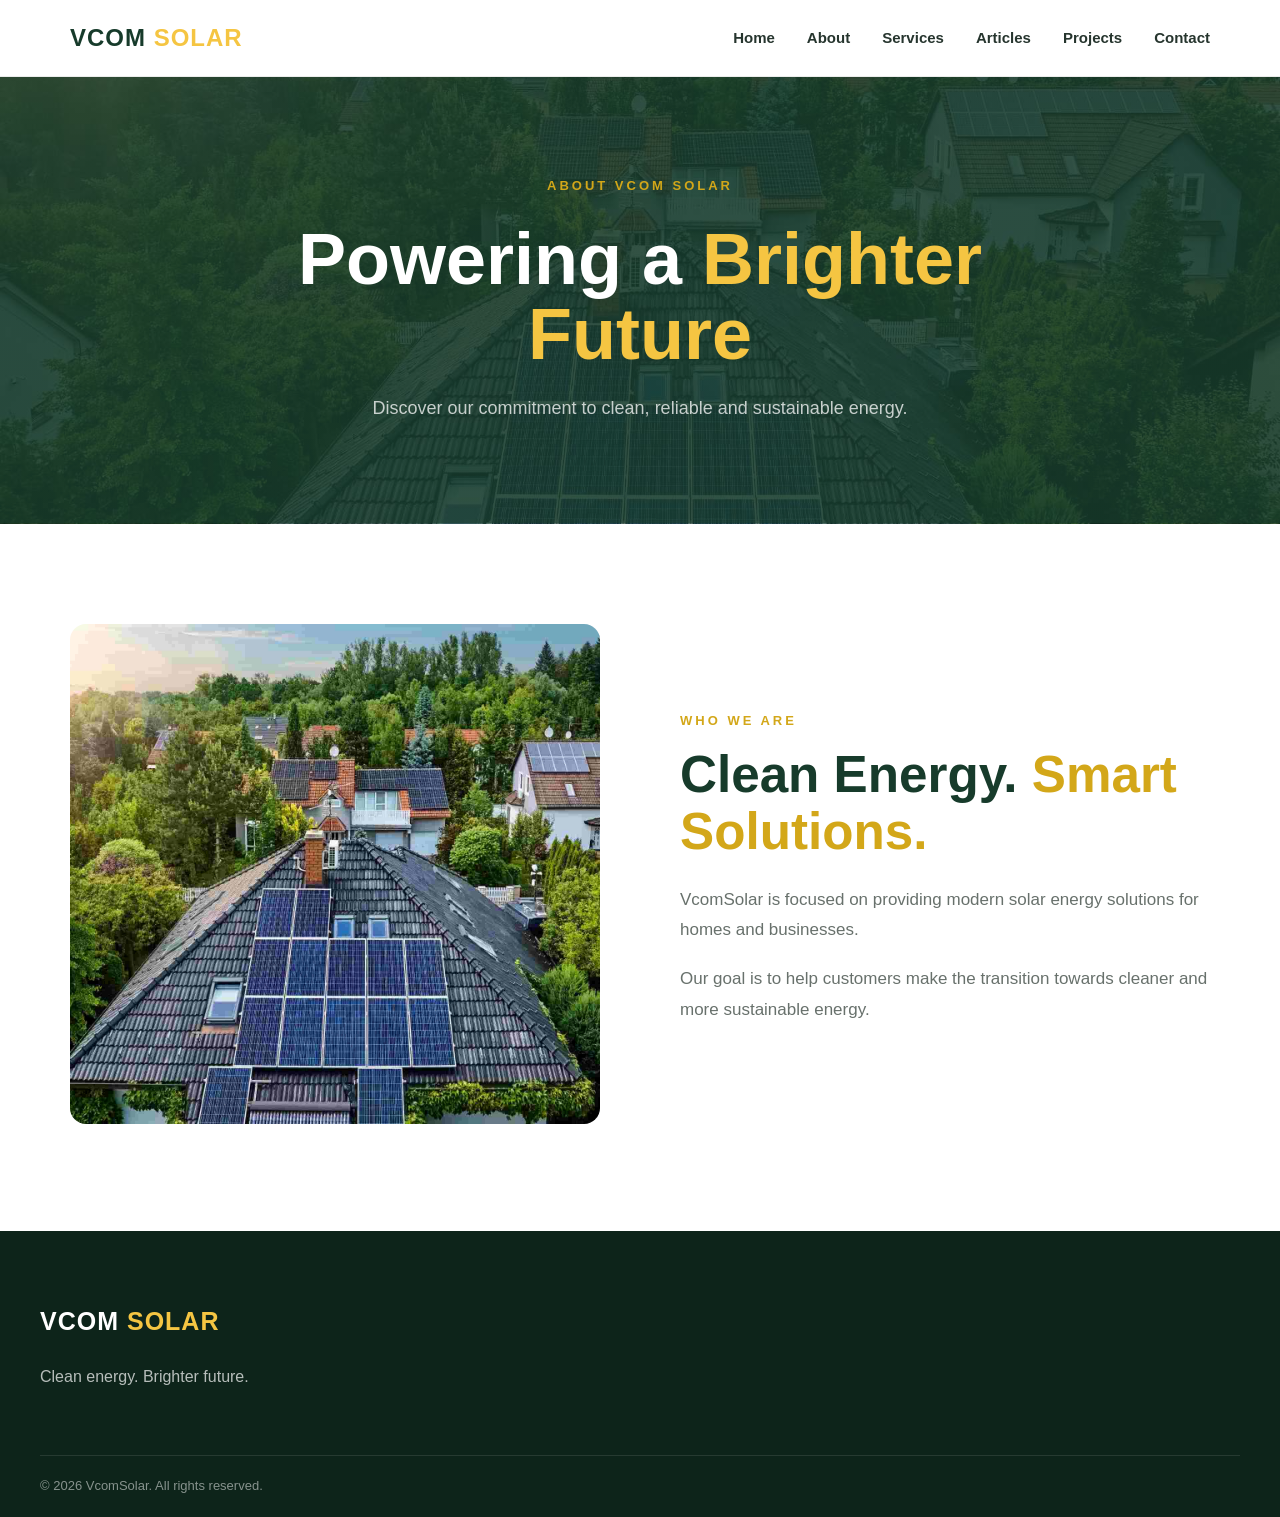
<file: about.html>
<!DOCTYPE html>
<html lang="en">

<head>

    <meta charset="UTF-8">

    <meta name="viewport" content="width=device-width, initial-scale=1.0">

    <title>About | VcomSolar</title>

    <link rel="stylesheet" href="style.css">

</head>

<body>

<header>

    <nav class="navbar">

        <a href="index.html" class="logo">
            VCOM <span>SOLAR</span>
        </a>

        <div class="nav-links">

            <a href="index.html">Home</a>

            <a href="about.html">About</a>

            <a href="services.html">Services</a>

            <a href="articles.html">Articles</a>

            <a href="projects.html">Projects</a>

            <a href="contact.html">Contact</a>

        </div>

    </nav>

</header>


<main class="inner-page">

    <section class="page-hero">

        <p class="section-label">
            ABOUT VCOM SOLAR
        </p>

        <h1>
            Powering a
            <span>Brighter Future</span>
        </h1>

        <p>
            Discover our commitment to clean,
            reliable and sustainable energy.
        </p>

    </section>


    <section class="about-page-content">

        <div>

            <img
                src="images/solar.jpg"
                alt="VcomSolar"
            >

        </div>


        <div>

            <p class="section-label">
                WHO WE ARE
            </p>

            <h2>
                Clean Energy.
                <span>Smart Solutions.</span>
            </h2>

            <p>
                VcomSolar is focused on providing modern
                solar energy solutions for homes and
                businesses.
            </p>

            <p>
                Our goal is to help customers make the
                transition towards cleaner and more
                sustainable energy.
            </p>

        </div>

    </section>

</main>


<footer class="site-footer">

    <div class="footer-container">

        <div class="footer-brand">

            <a href="index.html" class="footer-logo">
                VCOM <span>SOLAR</span>
            </a>

            <p>
                Clean energy. Brighter future.
            </p>

        </div>

    </div>

    <div class="footer-bottom">

        <p>
            © 2026 VcomSolar. All rights reserved.
        </p>

    </div>

</footer>

</body>

</html>
</file>
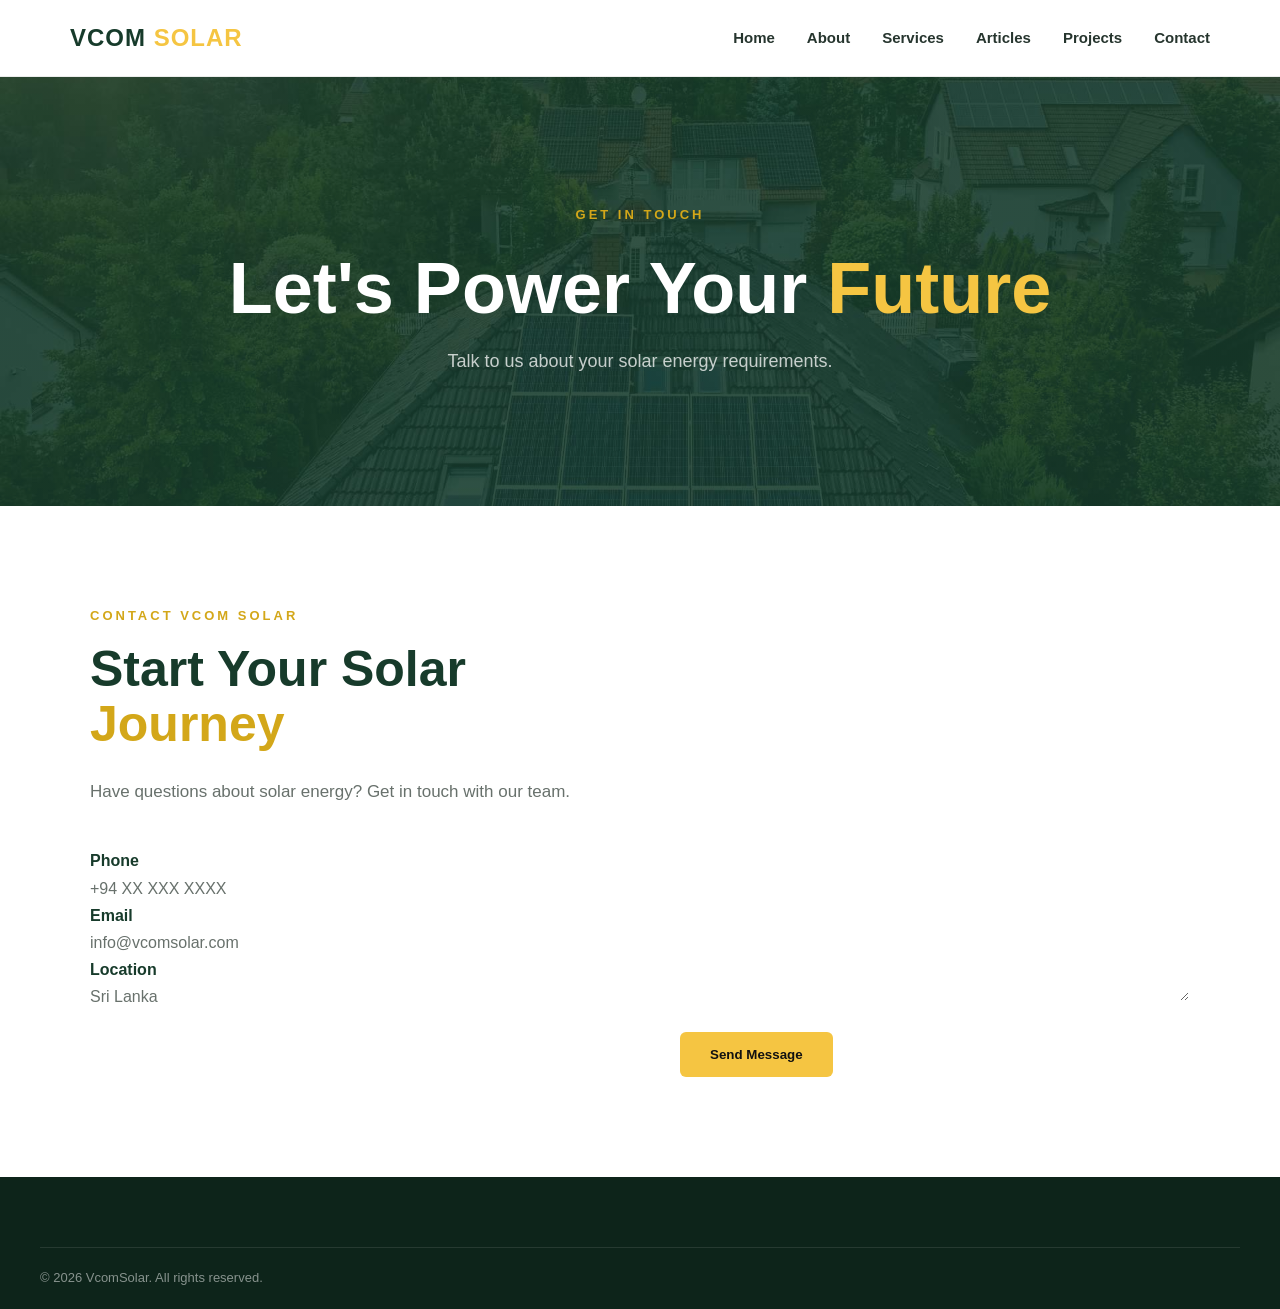
<file: contact.html>
<!DOCTYPE html>
<html lang="en">

<head>

    <meta charset="UTF-8">

    <meta name="viewport" content="width=device-width, initial-scale=1.0">

    <title>Contact | VcomSolar</title>

    <link rel="stylesheet" href="style.css">

</head>

<body>

<header>

    <nav class="navbar">

        <a href="index.html" class="logo">
            VCOM <span>SOLAR</span>
        </a>

        <div class="nav-links">

            <a href="index.html">Home</a>
            <a href="about.html">About</a>
            <a href="services.html">Services</a>
            <a href="articles.html">Articles</a>
            <a href="projects.html">Projects</a>
            <a href="contact.html">Contact</a>

        </div>

    </nav>

</header>


<main class="inner-page">


    <section class="page-hero">

        <p class="section-label">
            GET IN TOUCH
        </p>

        <h1>
            Let's Power Your
            <span>Future</span>
        </h1>

        <p>
            Talk to us about your solar energy requirements.
        </p>

    </section>


    <section class="contact-page">

        <div class="contact-page-container">

            <div>

                <p class="section-label">
                    CONTACT VCOM SOLAR
                </p>

                <h2>
                    Start Your Solar
                    <span>Journey</span>
                </h2>

                <p>
                    Have questions about solar energy?
                    Get in touch with our team.
                </p>

                <div class="contact-page-details">

                    <p><strong>Phone</strong><br>
                    +94 XX XXX XXXX</p>

                    <p><strong>Email</strong><br>
                    info@vcomsolar.com</p>

                    <p><strong>Location</strong><br>
                    Sri Lanka</p>

                </div>

            </div>


            <form class="contact-form">

                <input
                    type="text"
                    placeholder="Your Name"
                    required
                >

                <input
                    type="email"
                    placeholder="Your Email"
                    required
                >

                <input
                    type="text"
                    placeholder="Phone Number"
                >

                <textarea
                    rows="7"
                    placeholder="How can we help?"
                    required
                ></textarea>

                <button
                    type="submit"
                    class="contact-button"
                >
                    Send Message
                </button>

            </form>

        </div>

    </section>

</main>


<footer class="site-footer">

    <div class="footer-bottom">

        <p>
            © 2026 VcomSolar. All rights reserved.
        </p>

    </div>

</footer>

</body>

</html>
</file>
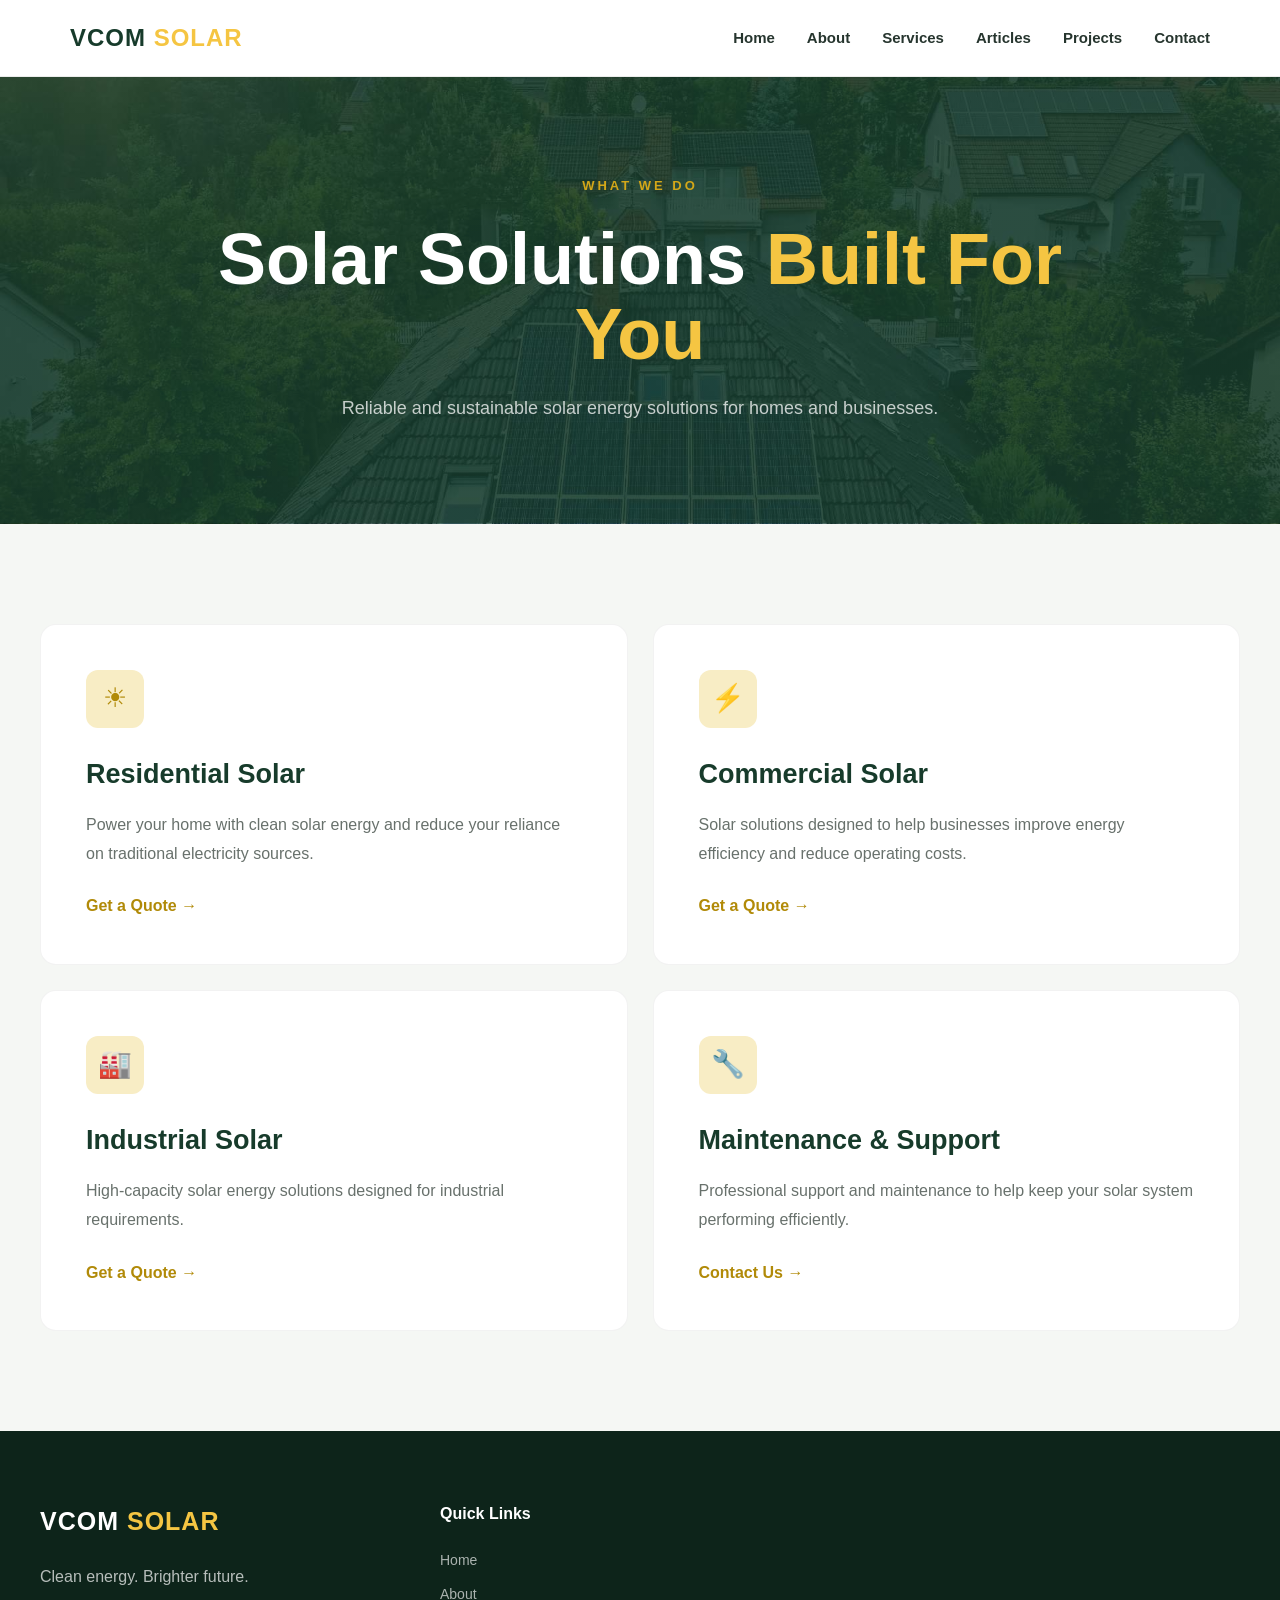
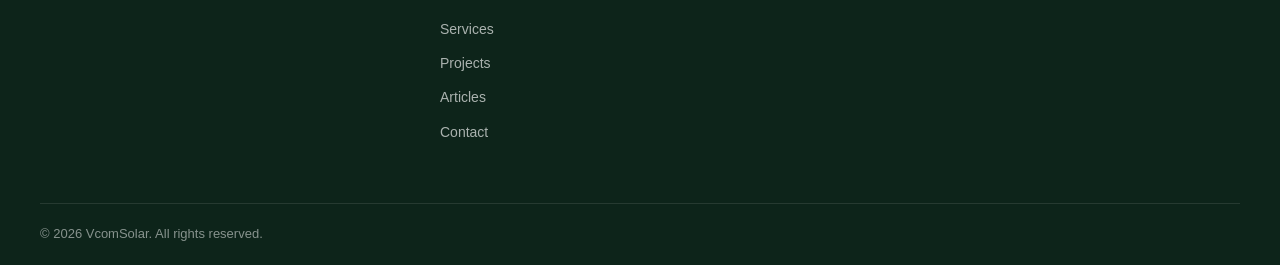
<file: services.html>
<!DOCTYPE html>
<html lang="en">

<head>

    <meta charset="UTF-8">

    <meta name="viewport" content="width=device-width, initial-scale=1.0">

    <title>Services | VcomSolar</title>

    <link rel="stylesheet" href="style.css">

</head>

<body>

<header>

    <nav class="navbar">

        <a href="index.html" class="logo">
            VCOM <span>SOLAR</span>
        </a>

        <div class="nav-links">

            <a href="index.html">Home</a>
            <a href="about.html">About</a>
            <a href="services.html">Services</a>
            <a href="articles.html">Articles</a>
            <a href="projects.html">Projects</a>
            <a href="contact.html">Contact</a>

        </div>

    </nav>

</header>


<main class="inner-page">


    <!-- PAGE HERO -->

    <section class="page-hero">

        <p class="section-label">
            WHAT WE DO
        </p>

        <h1>
            Solar Solutions
            <span>Built For You</span>
        </h1>

        <p>
            Reliable and sustainable solar energy
            solutions for homes and businesses.
        </p>

    </section>


    <!-- SERVICES -->

    <section class="services-page">

        <div class="services-page-container">


            <div class="service-page-card">

                <div class="service-icon">
                    ☀
                </div>

                <h2>
                    Residential Solar
                </h2>

                <p>
                    Power your home with clean solar energy
                    and reduce your reliance on traditional
                    electricity sources.
                </p>

                <a href="contact.html">
                    Get a Quote →
                </a>

            </div>


            <div class="service-page-card">

                <div class="service-icon">
                    ⚡
                </div>

                <h2>
                    Commercial Solar
                </h2>

                <p>
                    Solar solutions designed to help businesses
                    improve energy efficiency and reduce
                    operating costs.
                </p>

                <a href="contact.html">
                    Get a Quote →
                </a>

            </div>


            <div class="service-page-card">

                <div class="service-icon">
                    🏭
                </div>

                <h2>
                    Industrial Solar
                </h2>

                <p>
                    High-capacity solar energy solutions
                    designed for industrial requirements.
                </p>

                <a href="contact.html">
                    Get a Quote →
                </a>

            </div>


            <div class="service-page-card">

                <div class="service-icon">
                    🔧
                </div>

                <h2>
                    Maintenance & Support
                </h2>

                <p>
                    Professional support and maintenance
                    to help keep your solar system performing
                    efficiently.
                </p>

                <a href="contact.html">
                    Contact Us →
                </a>

            </div>


        </div>

    </section>

</main>


<footer class="site-footer">

    <div class="footer-container">

        <div class="footer-brand">

            <a href="index.html" class="footer-logo">
                VCOM <span>SOLAR</span>
            </a>

            <p>
                Clean energy. Brighter future.
            </p>

        </div>


        <div class="footer-column">

            <h3>Quick Links</h3>

            <a href="index.html">Home</a>
            <a href="about.html">About</a>
            <a href="services.html">Services</a>
            <a href="projects.html">Projects</a>
            <a href="articles.html">Articles</a>
            <a href="contact.html">Contact</a>

        </div>

    </div>


    <div class="footer-bottom">

        <p>
            © 2026 VcomSolar. All rights reserved.
        </p>

    </div>

</footer>


</body>

</html>
</file>
<file: style.css>
/* ================================= */
/* BASIC WEBSITE SETTINGS */
/* ================================= */

:root {
    --primary-color: #173B2B;
    --accent-color: #F5C542;
    --background-color: #FFFFFF;
    --text-color: #26352E;
}

* {
    margin: 0;

    padding: 0;

    box-sizing: border-box;
}


html {
    scroll-behavior: smooth;
}


body {
    font-family: Arial, sans-serif;

    color: #222;

    background-color: #ffffff;

    line-height: 1.6;
}


/* ================================= */
/* NAVIGATION BAR */
/* ================================= */

header {
    width: 100%;

    background-color: #ffffff;

    border-bottom: 1px solid #eeeeee;

    position: sticky;

    top: 0;

    z-index: 1000;
}


.navbar {
    max-width: 1200px;

    margin: auto;

    padding: 20px 30px;

    display: flex;

    justify-content: space-between;

    align-items: center;
}


/* ================================= */
/* LOGO */
/* ================================= */

.logo {
    text-decoration: none;

    color: #222;

    font-size: 24px;

    font-weight: bold;

    letter-spacing: 2px;
}


.logo span {
    color: #1d7a35;
}


/* ================================= */
/* NAVIGATION LINKS */
/* ================================= */

.nav-links {
    display: flex;

    gap: 30px;
}


.nav-links a {
    text-decoration: none;

    color: #333;

    font-size: 15px;

    font-weight: 500;

    transition: color 0.3s ease;
}


.nav-links a:hover {
    color: #1d7a35;
}

/* ================================= */
/* HOME / HERO SECTION */
/* ================================= */

.hero {
    min-height: calc(100vh - 80px);

    display: flex;

    align-items: center;

    justify-content: center;

    text-align: center;

    padding: 100px 30px;

    position: relative;

    background-image:
        linear-gradient(
            rgba(0, 0, 0, 0.55),
            rgba(0, 0, 0, 0.55)
        ),
        url("images/solar.jpg");

    background-size: cover;

    background-position: center;
}


.hero-content {
    max-width: 900px;

    color: white;
}


.hero-label {
    color: #ffffff;

    font-size: 14px;

    font-weight: bold;

    letter-spacing: 3px;

    margin-bottom: 20px;
}


.hero h1 {
    font-size: clamp(45px, 7vw, 80px);

    line-height: 1.05;

    margin-bottom: 25px;
}


.hero h1 span {
    color: #7bdc8e;
}


.hero-description {
    max-width: 650px;

    margin: 0 auto 35px;

    color: #ffffff;

    font-size: 20px;
}


.hero-buttons {
    display: flex;

    justify-content: center;

    gap: 15px;

    flex-wrap: wrap;
}


.button {
    display: inline-block;

    padding: 15px 30px;

    background-color: #1d7a35;

    color: #ffffff;

    text-decoration: none;

    border-radius: 6px;

    font-weight: bold;

    transition: all 0.3s ease;
}


.button:hover {
    background-color: #155c28;

    transform: translateY(-3px);
}

input,
textarea {
    width: 100%;
    box-sizing: border-box;
    padding: 12px;
    margin-bottom: 15px;
    border: 1px solid #ddd;
    border-radius: 6px;
    font-family: Arial, sans-serif;
    font-size: 15px;
}

textarea {
    resize: vertical;
}

label {
    display: block;
    margin-bottom: 15px;
}

label input {
    width: auto;
    margin-right: 8px;
}

.button-outline {
    background-color: transparent;

    border: 2px solid #ffffff;
}


.button-outline:hover {
    background-color: #ffffff;

    color: #1d7a35;
}

/* ================================= */
/* IMAGE CAROUSEL */
/* ================================= */

.carousel-section {
    padding: 90px 30px;

    background-color: #f5f8f2;

    text-align: center;
}


.section-heading {
    margin-bottom: 40px;
}


.section-heading p {
    color: #1d7a35;

    font-size: 14px;

    font-weight: bold;

    letter-spacing: 3px;

    margin-bottom: 10px;
}


.section-heading h2 {
    font-size: 42px;

    line-height: 1.2;
}


.section-heading h2 span {
    color: #1d7a35;
}


/* CAROUSEL CONTAINER */

.carousel {
    max-width: 1100px;

    height: 550px;

    margin: auto;

    position: relative;

    overflow: hidden;

    border-radius: 15px;

    box-shadow:
        0 15px 40px rgba(0, 0, 0, 0.15);
}


/* SLIDES */

.slides {
    width: 100%;

    height: 100%;

    position: relative;
}


.slide {
    position: absolute;

    width: 100%;

    height: 100%;

    object-fit: cover;

    opacity: 0;

    transition: opacity 0.8s ease;
}


.slide.active {
    opacity: 1;
}


/* PREVIOUS / NEXT BUTTONS */

.carousel-button {
    position: absolute;

    top: 50%;

    transform: translateY(-50%);

    width: 50px;

    height: 50px;

    border: none;

    border-radius: 50%;

    background-color: rgba(0, 0, 0, 0.5);

    color: white;

    font-size: 25px;

    cursor: pointer;

    z-index: 10;

    transition: 0.3s;
}


.carousel-button:hover {
    background-color: rgba(0, 0, 0, 0.8);
}


.previous {
    left: 20px;
}


.next {
    right: 20px;
}


/* DOTS */

.carousel-dots {
    position: absolute;

    bottom: 20px;

    left: 50%;

    transform: translateX(-50%);

    display: flex;

    gap: 10px;

    z-index: 10;
}


.dot {
    width: 12px;

    height: 12px;

    border-radius: 50%;

    border: none;

    background-color: rgba(255, 255, 255, 0.6);

    cursor: pointer;
}


.dot.active {
    background-color: white;
}
.projects-section {
    padding: 70px 20px;
    background: #f5f7fa;
}

.projects-container {
    max-width: 1100px;
    margin: 0 auto;
}

.projects-section h2 {
    text-align: center;
    font-size: 36px;
    margin-bottom: 10px;
}

.projects-intro {
    text-align: center;
    color: #666;
    margin-bottom: 40px;
}

.projects-grid {
    display: grid;
    grid-template-columns: repeat(3, 1fr);
    gap: 25px;
}

.project-card {
    background: white;
    border-radius: 12px;
    overflow: hidden;
    box-shadow: 0 4px 15px rgba(0,0,0,0.08);
}

.project-card img {
    width: 100%;
    height: 220px;
    object-fit: cover;
}

.project-content {
    padding: 20px;
}

.project-content h3 {
    margin-top: 0;
    margin-bottom: 8px;
}

.project-location {
    color: #777;
    font-size: 14px;
    margin-bottom: 12px;
}

.project-content p {
    color: #555;
    line-height: 1.6;
}

@media (max-width: 800px) {

    .projects-grid {
        grid-template-columns: 1fr 1fr;
    }

}

@media (max-width: 550px) {

    .projects-grid {
        grid-template-columns: 1fr;
    }

}
.articles-section {
    padding: 70px 20px;
    background: white;
}

.articles-container {
    max-width: 1100px;
    margin: 0 auto;
}

.articles-section h2 {
    text-align: center;
    font-size: 36px;
    margin-bottom: 10px;
}

.articles-intro {
    text-align: center;
    color: #666;
    margin-bottom: 40px;
}

.articles-grid {
    display: grid;
    grid-template-columns: repeat(3, 1fr);
    gap: 25px;
}

.article-card {
    background: white;
    border-radius: 12px;
    overflow: hidden;
    box-shadow: 0 4px 15px rgba(0,0,0,0.08);
}

.article-card img {
    width: 100%;
    height: 220px;
    object-fit: cover;
}

.article-content {
    padding: 20px;
}

.article-content h3 {
    margin-top: 0;
    margin-bottom: 10px;
}

.article-date {
    color: #888;
    font-size: 14px;
    margin-bottom: 12px;
}

.article-content p {
    color: #555;
    line-height: 1.6;
}

@media (max-width: 800px) {

    .articles-grid {
        grid-template-columns: 1fr 1fr;
    }

}

@media (max-width: 550px) {

    .articles-grid {
        grid-template-columns: 1fr;
    }

}
/* =========================================
   VCOM SOLAR - PREMIUM HERO
   ========================================= */

.hero {
    min-height: 90vh;
    position: relative;
    display: flex;
    align-items: center;
    background-image:
        linear-gradient(
            90deg,
            rgba(0, 0, 0, 0.72),
            rgba(0, 0, 0, 0.35),
            rgba(0, 0, 0, 0.10)
        ),
  url("images/solar.jpg");
    background-size: cover;
    background-position: center;
    color: white;
    overflow: hidden;
}

.hero-content {
    max-width: 1000px;
    width: 100%;
    margin: 0 auto;
    padding: 100px 40px;
    box-sizing: border-box;
    text-align: center;
}

.hero-label {
    display: inline-block;
    font-size: 14px;
    font-weight: 700;
    letter-spacing: 3px;
    color: #f5c542;
    margin-bottom: 20px;
}

.hero h1 {
    margin-left: auto;
margin-right: auto;
    font-size: clamp(48px, 6vw, 82px);
    line-height: 1.05;
    max-width: 850px;
    margin: 0 0 25px;
    font-weight: 800;
    letter-spacing: -2px;
}

.hero h1 span {
    color: #f5c542;
}

.hero-description {
    max-width: 600px;
    font-size: 20px;
    line-height: 1.7;
    color: rgba(255, 255, 255, 0.9);
    margin-bottom: 35px;
}

.hero-buttons {
    display: flex;
    gap: 15px;
    justify-content: center;
    flex-wrap: wrap;
}

.hero .button {
    display: inline-flex;
    align-items: center;
    justify-content: center;
    padding: 15px 30px;
    border-radius: 6px;
    background: #f5c542;
    color: #111;
    text-decoration: none;
    font-weight: 700;
    transition: 0.3s ease;
}

.hero .button:hover {
    transform: translateY(-3px);
    background: #ffd866;
}

.hero .button-outline {
    background: transparent;
    color: white;
    border: 2px solid rgba(255, 255, 255, 0.7);
}

.hero .button-outline:hover {
    background: white;
    color: #111;
    border-color: white;
}

@media (max-width: 700px) {

    .hero {
        min-height: 80vh;
        background-position: center;
    }

    .hero-content {
        padding: 80px 25px;
    }

    .hero h1 {
        font-size: 48px;
        letter-spacing: -1px;
    }

    .hero-description {
        font-size: 17px;
    }

    .hero-buttons {
        flex-direction: column;
        align-items: stretch;
    }

    .hero .button {
        width: 100%;
        box-sizing: border-box;
    }

}
/* =========================================
   VCOM SOLAR - PREMIUM NAVIGATION
   ========================================= */

header {
    position: fixed;
    top: 0;
    left: 0;
    width: 100%;
    z-index: 1000;
    background: rgba(255, 255, 255, 0.96);
    backdrop-filter: blur(12px);
    border-bottom: 1px solid rgba(0, 0, 0, 0.06);
}

.navbar {
    max-width: 1200px;
    margin: 0 auto;
    min-height: 76px;
    padding: 0 30px;

    display: flex;
    align-items: center;
    justify-content: space-between;

    box-sizing: border-box;
}

/* LOGO */

.logo {
    text-decoration: none;
    font-size: 24px;
    font-weight: 800;
    letter-spacing: 1px;
    color: #173b2b;
}

.logo span {
    color: #f5c542;
}

/* NAVIGATION */

.nav-links {
    display: flex;
    align-items: center;
    gap: 32px;
}

.nav-links a {
    position: relative;

    text-decoration: none;
    color: #26352e;

    font-size: 15px;
    font-weight: 600;

    transition: color 0.3s ease;
}

/* ANIMATED UNDERLINE */

.nav-links a::after {
    content: "";

    position: absolute;
    left: 0;
    bottom: -7px;

    width: 0;
    height: 2px;

    background: #f5c542;

    transition: width 0.3s ease;
}

.nav-links a:hover {
    color: #173b2b;
}

.nav-links a:hover::after {
    width: 100%;
}

/* MOBILE */

@media (max-width: 800px) {

    .navbar {
        padding: 0 20px;
    }

    .nav-links {
        gap: 15px;
    }

    .nav-links a {
        font-size: 13px;
    }

}

@media (max-width: 600px) {

    .navbar {
        flex-direction: column;
        justify-content: center;
        gap: 12px;
        padding: 15px 20px;
    }

    .nav-links {
        flex-wrap: wrap;
        justify-content: center;
        gap: 12px 18px;
    }

}
/* =========================================
   VCOM SOLAR - ABOUT SECTION
   ========================================= */

.about-section {
    padding: 110px 30px;
    background: #ffffff;
}

.about-container {
    max-width: 1200px;
    margin: 0 auto;

    display: grid;
    grid-template-columns: 1fr 1fr;
    gap: 80px;

    align-items: center;
}

/* IMAGE */

.about-image {
    position: relative;
}

.about-image img {
    width: 100%;
    height: 520px;

    object-fit: cover;

    border-radius: 16px;

    display: block;
}

/* CONTENT */

.about-content {
    max-width: 560px;
}

.section-label {
    color: #d3a719;
    font-size: 13px;
    font-weight: 800;
    letter-spacing: 3px;
    margin-bottom: 15px;
}

.about-content h2 {
    font-size: clamp(38px, 4vw, 58px);
    line-height: 1.1;

    color: #173b2b;

    margin: 0 0 25px;
}

.about-content h2 span {
    color: #d3a719;
}

.about-content > p:not(.section-label) {
    color: #626b66;
    font-size: 17px;
    line-height: 1.8;
    margin-bottom: 18px;
}

/* FEATURES */

.about-features {
    margin-top: 35px;

    display: flex;
    flex-direction: column;
    gap: 20px;
}

.about-feature {
    display: flex;
    align-items: flex-start;
    gap: 18px;
}

.about-feature strong {
    width: 42px;
    height: 42px;

    flex-shrink: 0;

    display: flex;
    align-items: center;
    justify-content: center;

    background: #f8edc5;
    color: #b18a08;

    border-radius: 50%;

    font-size: 20px;
}

.about-feature h3 {
    margin: 0 0 5px;

    color: #173b2b;
    font-size: 17px;
}

.about-feature p {
    margin: 0;

    color: #727a75;
    font-size: 14px;
}

/* MOBILE */

@media (max-width: 800px) {

    .about-section {
        padding: 80px 25px;
    }

    .about-container {
        grid-template-columns: 1fr;
        gap: 45px;
    }

    .about-image img {
        height: 400px;
    }

    .about-content {
        max-width: none;
    }

}
/* =========================================
   VCOM SOLAR - SERVICES
   ========================================= */

.services-section {
    padding: 110px 30px;

    background: #f5f7f4;
}

.services-container {
    max-width: 1200px;
    margin: 0 auto;
}


/* HEADING */

.services-heading {
    max-width: 700px;
    margin: 0 auto 60px;

    text-align: center;
}

.services-heading h2 {
    font-size: clamp(38px, 4vw, 58px);
    line-height: 1.1;

    color: #173b2b;

    margin: 0 0 20px;
}

.services-heading h2 span {
    color: #d3a719;
}

.services-heading > p:not(.section-label) {
    color: #66716a;

    font-size: 17px;
    line-height: 1.7;
}


/* SERVICE GRID */

.services-grid {
    display: grid;

    grid-template-columns: repeat(4, 1fr);

    gap: 22px;
}


/* SERVICE CARD */

.service-card {
    background: white;

    padding: 35px 28px;

    border-radius: 14px;

    border: 1px solid rgba(0, 0, 0, 0.05);

    transition:
        transform 0.3s ease,
        box-shadow 0.3s ease;
}

.service-card:hover {
    transform: translateY(-8px);

    box-shadow:
        0 15px 35px rgba(0, 0, 0, 0.10);
}


/* ICON */

.service-icon {
    width: 58px;
    height: 58px;

    display: flex;

    align-items: center;
    justify-content: center;

    background: #f8edc5;

    color: #b18a08;

    border-radius: 12px;

    font-size: 27px;

    margin-bottom: 25px;
}


/* TEXT */

.service-card h3 {
    color: #173b2b;

    font-size: 21px;

    margin: 0 0 15px;
}

.service-card p {
    color: #6b746f;

    font-size: 15px;

    line-height: 1.7;

    margin-bottom: 25px;
}

.service-card a {
    color: #b18a08;

    text-decoration: none;

    font-weight: 700;

    font-size: 14px;
}

.service-card a:hover {
    color: #173b2b;
}


/* TABLET */

@media (max-width: 1000px) {

    .services-grid {
        grid-template-columns: 1fr 1fr;
    }

}


/* MOBILE */

@media (max-width: 600px) {

    .services-section {
        padding: 80px 25px;
    }

    .services-grid {
        grid-template-columns: 1fr;
    }

}

/* =========================================
   VCOM SOLAR - CONTACT
   ========================================= */

.contact-section {
    padding: 110px 30px;
    background: #173b2b;
    color: white;
}

.contact-container {
    max-width: 1200px;
    margin: 0 auto;
}

.contact-intro {
    max-width: 650px;
    margin-bottom: 60px;
}

.contact-intro h2 {
    font-size: clamp(40px, 5vw, 62px);
    line-height: 1.1;
    margin: 0 0 20px;
}

.contact-intro h2 span {
    color: #f5c542;
}

.contact-intro > p:not(.section-label) {
    color: rgba(255,255,255,0.75);
    font-size: 17px;
    line-height: 1.7;
}

.contact-grid {
    display: grid;
    grid-template-columns: 0.8fr 1.2fr;
    gap: 70px;
    align-items: start;
}

.contact-info {
    display: flex;
    flex-direction: column;
    gap: 30px;
}

.contact-item {
    display: flex;
    gap: 18px;
    align-items: center;
}

.contact-icon {
    width: 50px;
    height: 50px;
    flex-shrink: 0;

    display: flex;
    align-items: center;
    justify-content: center;

    background: rgba(245,197,66,0.15);
    color: #f5c542;
    border-radius: 10px;
    font-size: 20px;
}

.contact-item h3 {
    margin: 0 0 5px;
    font-size: 16px;
}

.contact-item p {
    margin: 0;
    color: rgba(255,255,255,0.7);
}

.contact-form {
    display: flex;
    flex-direction: column;
    gap: 15px;
}

.form-row {
    display: grid;
    grid-template-columns: 1fr 1fr;
    gap: 15px;
}

.contact-form input,
.contact-form textarea {
    width: 100%;
    box-sizing: border-box;

    padding: 16px 18px;

    border: 1px solid rgba(255,255,255,0.15);
    border-radius: 7px;

    background: rgba(255,255,255,0.08);
    color: white;

    font-family: inherit;
    font-size: 15px;

    outline: none;
}

.contact-form input::placeholder,
.contact-form textarea::placeholder {
    color: rgba(255,255,255,0.55);
}

.contact-form input:focus,
.contact-form textarea:focus {
    border-color: #f5c542;
}

.contact-button {
    align-self: flex-start;

    padding: 15px 30px;

    border: none;
    border-radius: 6px;

    background: #f5c542;
    color: #111;

    font-weight: 700;
    cursor: pointer;

    transition: 0.3s ease;
}

.contact-button:hover {
    transform: translateY(-2px);
    background: #ffd866;
}

@media (max-width: 800px) {

    .contact-section {
        padding: 80px 25px;
    }

    .contact-grid {
        grid-template-columns: 1fr;
        gap: 50px;
    }

}

@media (max-width: 600px) {

    .form-row {
        grid-template-columns: 1fr;
    }

}

/* =========================================
   VCOM SOLAR - FOOTER
   ========================================= */

.site-footer {
    background: #0d241a;
    color: white;
    padding: 70px 30px 0;
}

.footer-container {
    max-width: 1200px;
    margin: 0 auto;

    display: grid;
    grid-template-columns: 1.5fr 1fr 1fr 1fr;
    gap: 50px;

    padding-bottom: 60px;
}

.footer-logo {
    display: inline-block;

    text-decoration: none;

    font-size: 25px;
    font-weight: 800;
    letter-spacing: 1px;

    color: white;

    margin-bottom: 18px;
}

.footer-logo span {
    color: #f5c542;
}

.footer-brand > p {
    color: rgba(255,255,255,0.7);
    margin: 5px 0;
}

.footer-description {
    max-width: 300px;
    line-height: 1.7;
    font-size: 14px;
}

.footer-column {
    display: flex;
    flex-direction: column;
    gap: 12px;
}

.footer-column h3 {
    color: white;
    font-size: 16px;
    margin: 0 0 10px;
}

.footer-column a {
    color: rgba(255,255,255,0.65);
    text-decoration: none;
    font-size: 14px;

    transition: color 0.2s ease;
}

.footer-column a:hover {
    color: #f5c542;
}

.footer-column p {
    color: rgba(255,255,255,0.65);
    font-size: 14px;
    margin: 0;
}

.footer-bottom {
    max-width: 1200px;
    margin: 0 auto;

    padding: 20px 0;

    border-top: 1px solid rgba(255,255,255,0.1);

    display: flex;
    justify-content: space-between;
    gap: 20px;
}

.footer-bottom p {
    margin: 0;

    color: rgba(255,255,255,0.5);

    font-size: 13px;
}

@media (max-width: 800px) {

    .footer-container {
        grid-template-columns: 1fr 1fr;
    }

}

@media (max-width: 500px) {

    .site-footer {
        padding: 55px 25px 0;
    }

    .footer-container {
        grid-template-columns: 1fr;
        gap: 35px;
    }

    .footer-bottom {
        flex-direction: column;
    }

}

/* =========================================
   INNER PAGES
   ========================================= */

.inner-page {
    padding-top: 76px;
}

/* PAGE HERO */

.page-hero {
    min-height: 430px;
    padding: 100px 30px;

    display: flex;
    flex-direction: column;
    align-items: center;
    justify-content: center;

    text-align: center;

    background:
        linear-gradient(
            rgba(23, 59, 43, 0.88),
            rgba(23, 59, 43, 0.88)
        ),
        url("images/solar.jpg");

    background-size: cover;
    background-position: center;

    color: white;
    box-sizing: border-box;
}

.page-hero h1 {
    max-width: 850px;

    font-size: clamp(45px, 6vw, 72px);
    line-height: 1.05;

    margin: 10px 0 20px;
}

.page-hero h1 span {
    color: #f5c542;
}

.page-hero > p:last-child {
    max-width: 600px;

    color: rgba(255,255,255,0.75);

    font-size: 18px;
    line-height: 1.7;
}


/* ABOUT PAGE */

.about-page-content {
    max-width: 1200px;

    margin: 0 auto;

    padding: 100px 30px;

    display: grid;

    grid-template-columns: 1fr 1fr;

    gap: 80px;

    align-items: center;
}

.about-page-content img {
    width: 100%;
    height: 500px;

    object-fit: cover;

    border-radius: 16px;
}

.about-page-content h2 {
    color: #173b2b;

    font-size: clamp(36px, 4vw, 55px);

    line-height: 1.1;

    margin: 10px 0 25px;
}

.about-page-content h2 span {
    color: #d3a719;
}

.about-page-content p:not(.section-label) {
    color: #68716c;

    font-size: 17px;

    line-height: 1.8;

    margin-bottom: 18px;
}


/* MOBILE */

@media (max-width: 800px) {

    .about-page-content {
        grid-template-columns: 1fr;

        gap: 45px;

        padding: 80px 25px;
    }

    .about-page-content img {
        height: 400px;
    }

}
/* =========================================
   SERVICES PAGE
   ========================================= */

.services-page {
    background: #f5f7f4;
    padding: 100px 30px;
}

.services-page-container {
    max-width: 1200px;
    margin: 0 auto;

    display: grid;
    grid-template-columns: 1fr 1fr;
    gap: 25px;
}

.service-page-card {
    background: white;

    padding: 45px;

    border-radius: 16px;

    transition: 0.3s ease;

    border: 1px solid rgba(0,0,0,0.05);
}

.service-page-card:hover {
    transform: translateY(-7px);

    box-shadow:
        0 15px 35px rgba(0,0,0,0.09);
}

.service-page-card h2 {
    color: #173b2b;

    font-size: 27px;

    margin: 0 0 15px;
}

.service-page-card p {
    color: #68716c;

    font-size: 16px;

    line-height: 1.8;

    margin-bottom: 25px;
}

.service-page-card a {
    color: #b18a08;

    text-decoration: none;

    font-weight: 700;
}

@media (max-width: 700px) {

    .services-page {
        padding: 70px 25px;
    }

    .services-page-container {
        grid-template-columns: 1fr;
    }

}
/* =========================================
   PROJECTS PAGE
   ========================================= */

.projects-page {
    padding: 100px 30px;

    background: #f5f7f4;
}

.projects-page .projects-grid {
    max-width: 1200px;

    margin: 0 auto;
}

.projects-page .project-card {
    background: white;

    border-radius: 14px;

    overflow: hidden;

    box-shadow:
        0 5px 20px rgba(0,0,0,0.06);

    transition: 0.3s ease;
}

.projects-page .project-card:hover {
    transform: translateY(-6px);

    box-shadow:
        0 15px 35px rgba(0,0,0,0.10);
}
/* =========================================
   ARTICLES PAGE
   ========================================= */

.articles-page {
    padding: 100px 30px;

    background: #f5f7f4;
}

.articles-page .articles-grid {
    max-width: 1200px;

    margin: 0 auto;
}
/* =========================================
   CONTACT PAGE
   ========================================= */

.contact-page {
    padding: 100px 30px;

    background: white;
}

.contact-page-container {
    max-width: 1100px;

    margin: 0 auto;

    display: grid;

    grid-template-columns: 1fr 1fr;

    gap: 80px;

    align-items: start;
}

.contact-page-container h2 {
    font-size: 50px;

    color: #173b2b;

    line-height: 1.1;

    margin: 10px 0 25px;
}

.contact-page-container h2 span {
    color: #d3a719;
}

.contact-page-container > div > p:not(.section-label) {
    color: #68716c;

    line-height: 1.8;

    font-size: 17px;
}

.contact-page-details {
    margin-top: 40px;

    color: #68716c;

    line-height: 1.7;
}

.contact-page-details strong {
    color: #173b2b;
}

@media (max-width: 750px) {

    .contact-page-container {
        grid-template-columns: 1fr;

        gap: 50px;
    }

}
</file>
